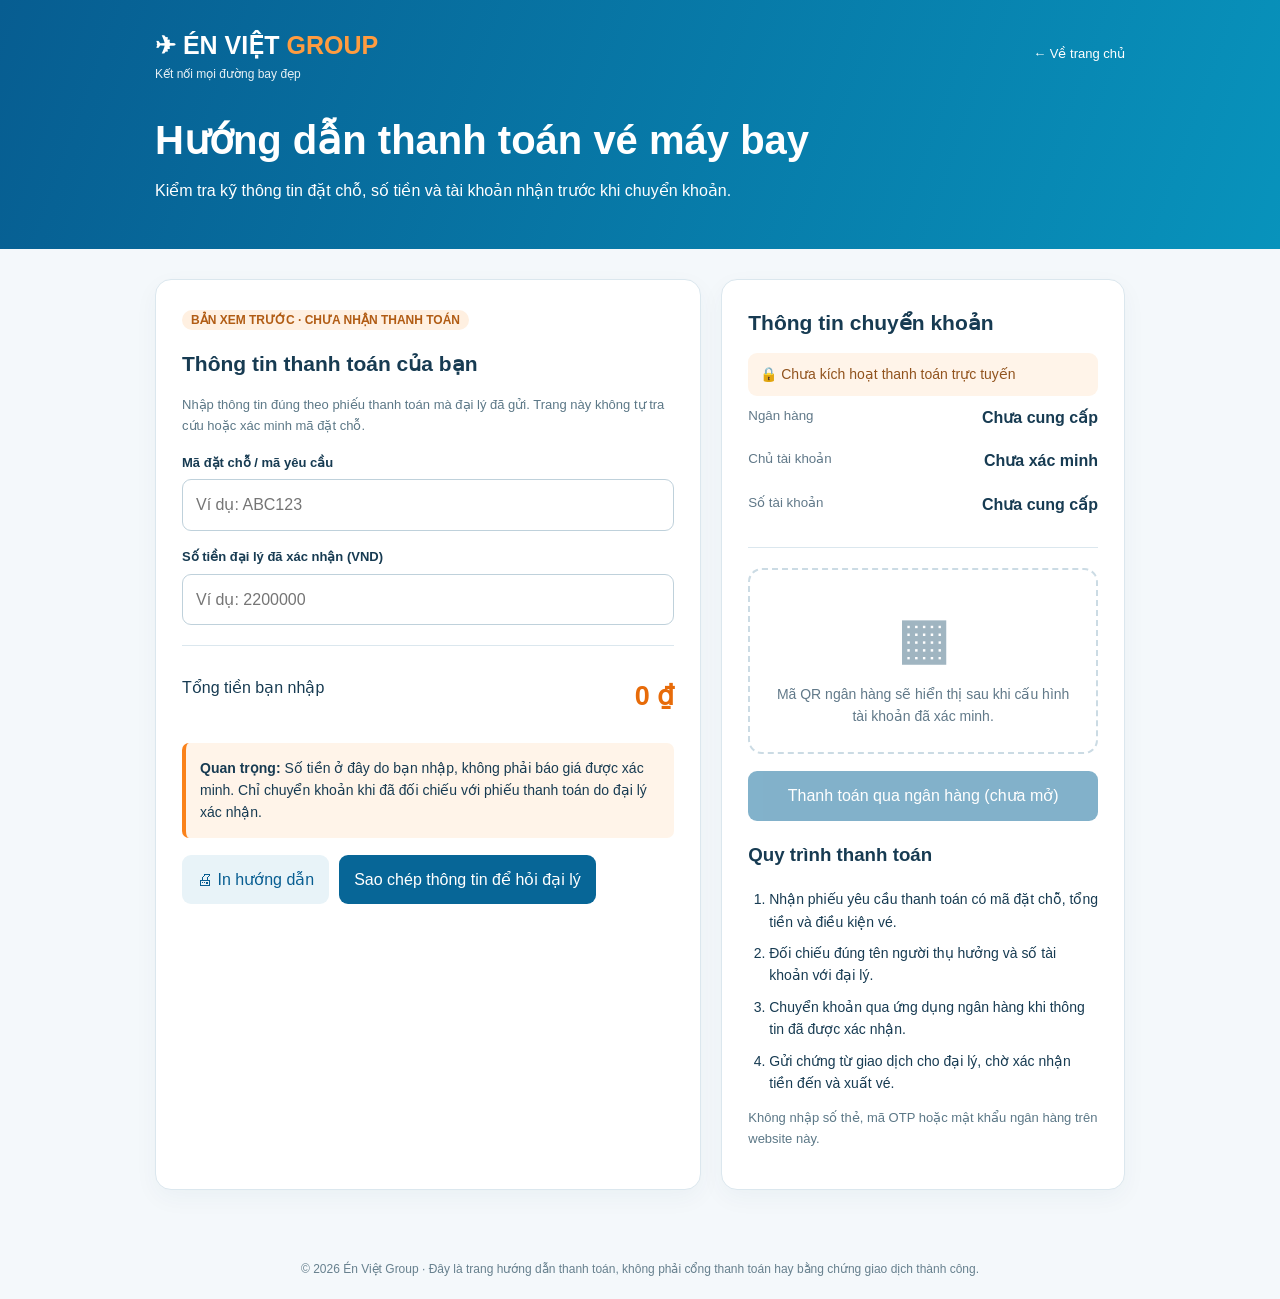
<file: thanhtoan.html>
<!doctype html>
<html lang="vi">
<head>
<meta charset="utf-8"><meta name="viewport" content="width=device-width,initial-scale=1">
<title>Thanh toán vé máy bay | Én Việt Group</title>
<meta name="description" content="Hướng dẫn thanh toán vé máy bay Én Việt Group. Vui lòng xác minh giao dịch với đại lý.">
<style>
:root{--orange:#fa821b;--blue:#076697;--ink:#173b52;--line:#dbe7ee}*{box-sizing:border-box}body{margin:0;background:#f4f8fb;font:16px/1.6 Arial,sans-serif;color:var(--ink)}.top{background:linear-gradient(110deg,#075d91,#0893bc);padding:25px 18px;color:white}.wrap{width:min(970px,calc(100% - 28px));margin:auto}.topline{display:flex;justify-content:space-between;align-items:center;gap:15px}.logo{font-size:25px;font-weight:900}.logo b{color:#ff9c40}.tag{font-size:12px;opacity:.9}.top a{color:#fff;text-decoration:none;font-size:13px}.headline{margin:32px 0 14px;font-size:clamp(26px,4vw,40px);line-height:1.2}.top p{max-width:700px;margin:0 0 20px}.layout{display:grid;grid-template-columns:1.15fr .85fr;gap:20px;margin:30px auto 50px}.panel{background:#fff;border:1px solid var(--line);border-radius:16px;padding:26px;box-shadow:0 8px 24px #1748600b}.panel h2{margin:0 0 14px;font-size:21px}.label{display:block;font-size:13px;font-weight:700;margin:16px 0 6px}.input{width:100%;padding:12px 13px;border:1px solid #bfd1db;border-radius:9px;font:inherit}.info{background:#fff4e9;border-left:4px solid var(--orange);padding:14px;border-radius:7px;font-size:14px;margin:15px 0}.line{height:1px;background:var(--line);margin:20px 0}.row{display:flex;justify-content:space-between;gap:16px;padding:9px 0}.row small{color:#617989}.amount{font-size:27px;font-weight:800;color:#e76b09}.muted{color:#5c7887;font-size:13px}.btn{border:0;background:var(--blue);color:white;font-weight:bold;font:inherit;border-radius:9px;padding:12px 15px;cursor:pointer}.btn[disabled]{cursor:not-allowed;opacity:.5}.secondary{background:#e8f3f8;color:#075d91}.actions{display:flex;gap:10px;flex-wrap:wrap;margin-top:17px}.status{display:flex;gap:10px;align-items:center;color:#91531d;background:#fff4e9;border-radius:9px;padding:10px 12px;font-size:14px}.steps{padding-left:21px;font-size:14px}.steps li{margin:9px 0}.qr{border:2px dashed #cbdbe4;border-radius:14px;padding:25px;text-align:center;font-size:14px;color:#617989}.qr strong{font-size:55px;display:block;color:#a0b5c1}footer{text-align:center;font-size:12px;color:#67808e;padding:20px}.label-demo{background:#fff0e1;color:#b15c14;padding:3px 9px;border-radius:50px;font-size:12px;font-weight:bold}.sr{position:absolute;left:-9999px}@media(max-width:740px){.layout{grid-template-columns:1fr}.panel{padding:20px}.topline{align-items:flex-start}.logo{font-size:19px}}@media print{.top{color:#173b52;background:#fff;border-bottom:3px solid #fa821b}.top a,.actions,.input,.label{display:none}.layout{display:block}.panel{box-shadow:none;page-break-inside:avoid;margin-bottom:10px}}
</style>
</head><body>
<header class="top"><div class="wrap"><div class="topline"><div><div class="logo">✈ ÉN VIỆT <b>GROUP</b></div><div class="tag">Kết nối mọi đường bay đẹp</div></div><a href="./index.html">← Về trang chủ</a></div><h1 class="headline">Hướng dẫn thanh toán vé máy bay</h1><p>Kiểm tra kỹ thông tin đặt chỗ, số tiền và tài khoản nhận trước khi chuyển khoản.</p></div></header>
<main class="wrap layout">
<section class="panel"><span class="label-demo">BẢN XEM TRƯỚC · CHƯA NHẬN THANH TOÁN</span><h2 style="margin-top:16px">Thông tin thanh toán của bạn</h2><p class="muted">Nhập thông tin đúng theo phiếu thanh toán mà đại lý đã gửi. Trang này không tự tra cứu hoặc xác minh mã đặt chỗ.</p><label class="label" for="pnr">Mã đặt chỗ / mã yêu cầu</label><input class="input" id="pnr" maxlength="30" placeholder="Ví dụ: ABC123" autocomplete="off"><label class="label" for="value">Số tiền đại lý đã xác nhận (VND)</label><input class="input" id="value" type="number" min="0" step="1000" placeholder="Ví dụ: 2200000"><div class="line"></div><div class="row"><span>Tổng tiền bạn nhập</span><span class="amount" id="total">0 ₫</span></div><div class="info"><b>Quan trọng:</b> Số tiền ở đây do bạn nhập, không phải báo giá được xác minh. Chỉ chuyển khoản khi đã đối chiếu với phiếu thanh toán do đại lý xác nhận.</div><div class="actions"><button class="btn secondary" onclick="window.print()">🖨 In hướng dẫn</button><button class="btn" id="requestHelp" onclick="copyDetails()">Sao chép thông tin để hỏi đại lý</button></div><p id="msg" role="status" class="muted"></p></section>
<aside class="panel"><h2>Thông tin chuyển khoản</h2><div class="status">🔒 Chưa kích hoạt thanh toán trực tuyến</div><div class="row"><small>Ngân hàng</small><b>Chưa cung cấp</b></div><div class="row"><small>Chủ tài khoản</small><b>Chưa xác minh</b></div><div class="row"><small>Số tài khoản</small><b>Chưa cung cấp</b></div><div class="line"></div><div class="qr"><strong>▦</strong>Mã QR ngân hàng sẽ hiển thị sau khi cấu hình tài khoản đã xác minh.</div><button class="btn" style="width:100%;margin-top:17px" disabled>Thanh toán qua ngân hàng (chưa mở)</button><h3>Quy trình thanh toán</h3><ol class="steps"><li>Nhận phiếu yêu cầu thanh toán có mã đặt chỗ, tổng tiền và điều kiện vé.</li><li>Đối chiếu đúng tên người thụ hưởng và số tài khoản với đại lý.</li><li>Chuyển khoản qua ứng dụng ngân hàng khi thông tin đã được xác nhận.</li><li>Gửi chứng từ giao dịch cho đại lý, chờ xác nhận tiền đến và xuất vé.</li></ol><p class="muted">Không nhập số thẻ, mã OTP hoặc mật khẩu ngân hàng trên website này.</p></aside>
</main><footer>© 2026 Én Việt Group · Đây là trang hướng dẫn thanh toán, không phải cổng thanh toán hay bằng chứng giao dịch thành công.</footer>
<script>
const money=document.getElementById('value'),total=document.getElementById('total');money.addEventListener('input',()=>{const n=Math.max(0,Number(money.value)||0);total.textContent=new Intl.NumberFormat('vi-VN').format(n)+' ₫'});
async function copyDetails(){const txt='Yêu cầu đối chiếu thanh toán Én Việt Group\nMã đặt chỗ: '+(document.getElementById('pnr').value||'Chưa nhập')+'\nSố tiền cần xác nhận: '+total.textContent;const out=document.getElementById('msg');try{await navigator.clipboard.writeText(txt);out.textContent='Đã sao chép. Hãy gửi nội dung cho kênh liên hệ chính thức của đại lý.'}catch{out.textContent='Không sao chép tự động được. Vui lòng ghi lại mã đặt chỗ và số tiền để liên hệ đại lý.'}}
</script></body></html>
</file>
